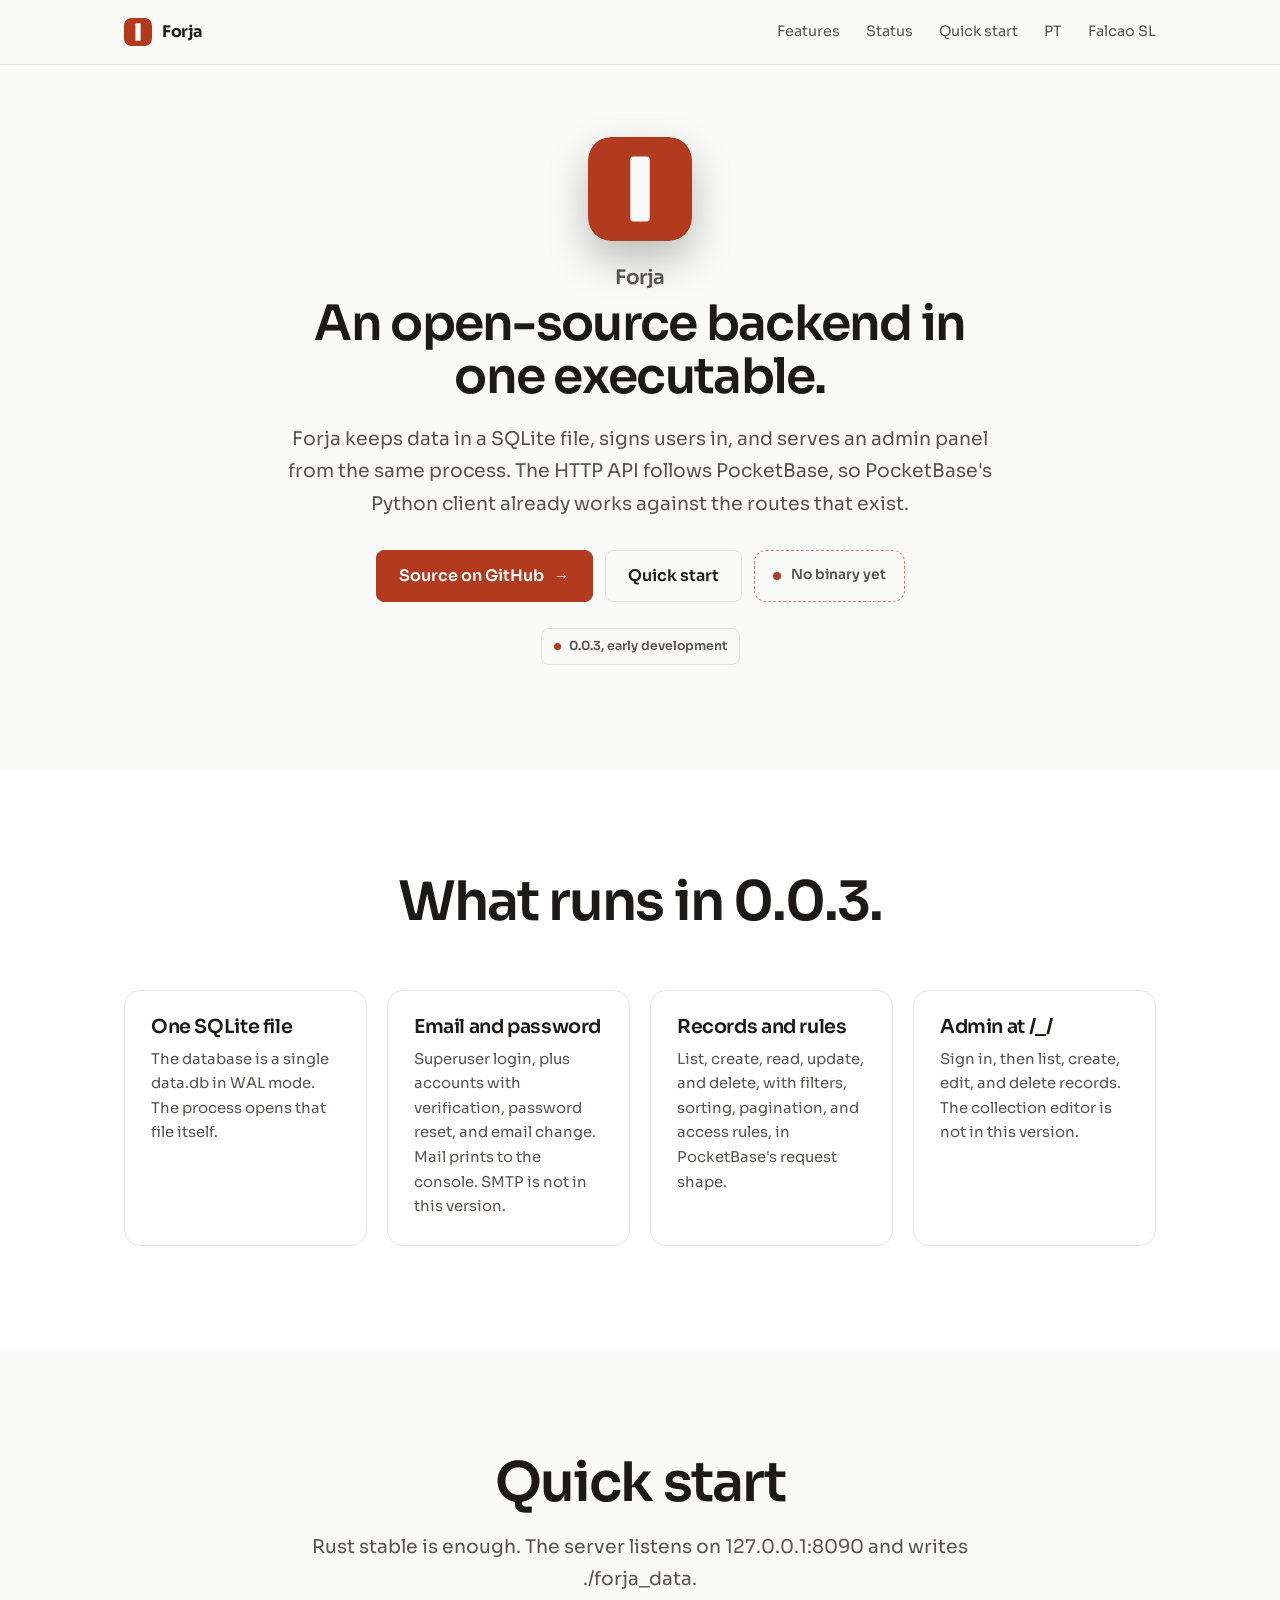
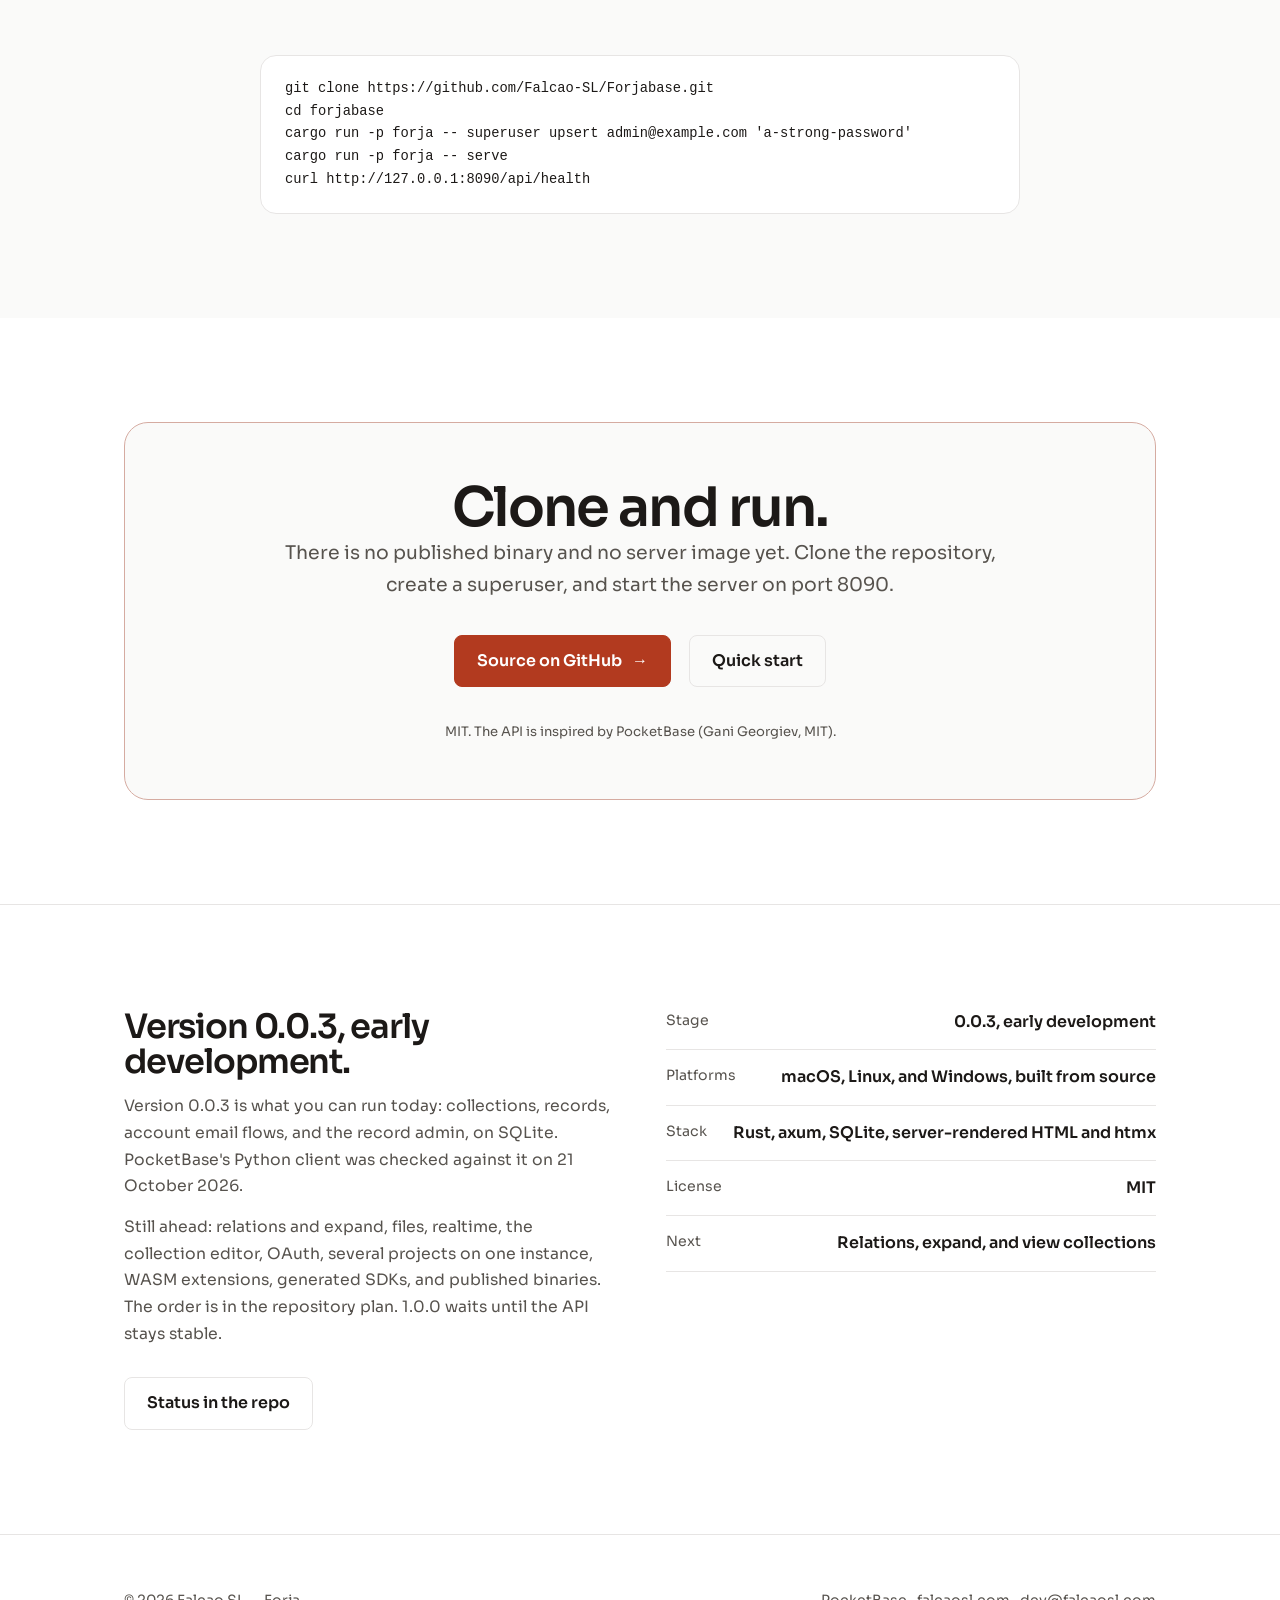
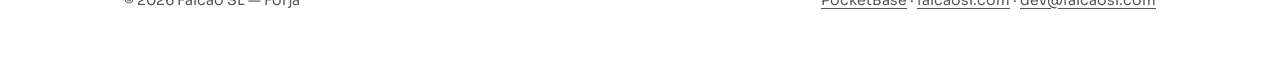
<file: site/index.html>
<!DOCTYPE html>
<html lang="en">
<head>
<meta charset="UTF-8">
<meta name="viewport" content="width=device-width, initial-scale=1">
<title>Forja | An open-source backend in one executable</title>
<meta name="description" content="SQLite, sign-in, and an admin panel in one Rust executable. The HTTP API follows PocketBase. Version 0.0.3, early development. MIT.">
<meta name="theme-color" content="#fafaf9">
<link rel="canonical" href="https://forja.falcaosl.com/">
<meta property="og:type" content="website">
<meta property="og:locale" content="en_US">
<meta property="og:title" content="Forja | An open-source backend in one executable">
<meta property="og:description" content="SQLite, sign-in, and an admin panel in one Rust executable. The HTTP API follows PocketBase. Version 0.0.3, early development. MIT.">
<meta property="og:url" content="https://forja.falcaosl.com/">
<meta property="og:site_name" content="Forja">
<meta name="author" content="Francisco Iramar Falcão Junior">
<meta name="robots" content="index, follow, max-image-preview:large">
<script type="application/ld+json">
{
  "@context": "https://schema.org",
  "@type": "SoftwareApplication",
  "name": "Forja",
  "url": "https://forja.falcaosl.com/",
  "applicationCategory": "DeveloperApplication",
  "operatingSystem": "macOS, Linux, Windows",
  "description": "SQLite, sign-in, and an admin panel in one Rust executable. The HTTP API follows PocketBase. Version 0.0.3, early development. MIT.",
  "author": { "@type": "Person", "name": "Francisco Iramar Falcão Junior" },
  "publisher": { "@type": "Organization", "name": "Falcao SL", "url": "https://falcaosl.com/" }
}
</script>
<link rel="icon" href="favicon-20261017.svg" type="image/svg+xml">
<link rel="stylesheet" href="styles.css?v=20261017">
</head>
<body>
<a class="skip-link" href="#main">Skip to content</a>

<header class="top">
  <div class="wrap">
    <a class="brand" href="/"><img class="mark" src="favicon-20261017.svg" width="28" height="28" alt="">Forja</a>
    <nav aria-label="Main">
      <a href="#features">Features</a>
      <a href="#state">Status</a>
      <a href="#start">Quick start</a>
      <a href="index.pt.html" hreflang="pt-BR" lang="pt-BR">PT</a>
      <a href="https://falcaosl.com/">Falcao SL</a>
    </nav>
  </div>
</header>

<main id="main">

  <section class="section">
    <div class="wrap">
      <div class="hero">
          <img class="hero-icon" src="favicon-20261017.svg" width="256" height="256" alt="Forja app icon">
        <h1>Forja</h1>
        <p class="tagline">An open-source backend in one executable.</p>
        <p class="lead">Forja keeps data in a SQLite file, signs users in, and serves an admin panel from the same process. The HTTP API follows PocketBase, so PocketBase&#x27;s Python client already works against the routes that exist.</p>
        <div class="actions">
            <a class="btn btn-primary" href="https://github.com/Falcao-SL/Forjabase">Source on GitHub <span aria-hidden="true">→</span></a><a class="btn btn-ghost" href="#start">Quick start</a><span class="store-soon">No binary yet</span>
          </div>
        <p class="badge">0.0.3, early development</p>
      </div>
    </div>
  </section>

  <section class="section shots-section" aria-label="Screens">
    <div class="wrap">
      <div class="shots"></div>
    </div>
  </section>

  <section class="section section--alt" id="features" aria-labelledby="features-title">
    <div class="wrap">
      <div class="section-head reveal">
        <h2 id="features-title">What runs in 0.0.3.</h2>
      </div>
      <div class="grid">
        <article class="card reveal"><h3>One SQLite file</h3><p>The database is a single data.db in WAL mode. The process opens that file itself.</p></article>
        <article class="card reveal"><h3>Email and password</h3><p>Superuser login, plus accounts with verification, password reset, and email change. Mail prints to the console. SMTP is not in this version.</p></article>
        <article class="card reveal"><h3>Records and rules</h3><p>List, create, read, update, and delete, with filters, sorting, pagination, and access rules, in PocketBase&#x27;s request shape.</p></article>
        <article class="card reveal"><h3>Admin at /_/</h3><p>Sign in, then list, create, edit, and delete records. The collection editor is not in this version.</p></article>
      </div>
    </div>
  </section>


  <section class="section" id="start" aria-labelledby="start-title">
    <div class="wrap">
      <div class="section-head reveal">
        <h2 id="start-title">Quick start</h2>
        <p class="lead">Rust stable is enough. The server listens on 127.0.0.1:8090 and writes ./forja_data.</p>
      </div>
      <pre class="code reveal"><code>git clone https://github.com/Falcao-SL/Forjabase.git
cd forjabase
cargo run -p forja -- superuser upsert admin@example.com 'a-strong-password'
cargo run -p forja -- serve
curl http://127.0.0.1:8090/api/health</code></pre>
    </div>
  </section>


  <section class="section cta" id="get" aria-labelledby="get-title">
    <div class="wrap">
      <div class="cta-box reveal">
        <div>
          <h2 id="get-title">Clone and run.</h2>
          <p class="lead">There is no published binary and no server image yet. Clone the repository, create a superuser, and start the server on port 8090.</p>
        </div>
        <div class="cta-actions"><a class="btn btn-primary" href="https://github.com/Falcao-SL/Forjabase">Source on GitHub <span aria-hidden="true">→</span></a><a class="btn btn-ghost" href="#start">Quick start</a></div>
        <p class="cta-fine">MIT. The API is inspired by PocketBase (Gani Georgiev, MIT).</p>
      </div>
    </div>
  </section>

  <section class="section state-strip" id="state" aria-labelledby="state-title">
    <div class="wrap">
      <div class="state reveal">
        <div>
          <h2 id="state-title">Version 0.0.3, early development.</h2>
          <p class="lead">Version 0.0.3 is what you can run today: collections, records, account email flows, and the record admin, on SQLite. PocketBase&#x27;s Python client was checked against it on 21 October 2026.</p>
          <p class="lead">Still ahead: relations and expand, files, realtime, the collection editor, OAuth, several projects on one instance, WASM extensions, generated SDKs, and published binaries. The order is in the repository plan. 1.0.0 waits until the API stays stable.</p>
          <div class="actions"><a class="btn btn-ghost" href="https://github.com/Falcao-SL/Forjabase/blob/main/docs/STATUS.md">Status in the repo</a></div>
        </div>
        <dl>
          <div><dt>Stage</dt><dd>0.0.3, early development</dd></div>
          <div><dt>Platforms</dt><dd>macOS, Linux, and Windows, built from source</dd></div>
          <div><dt>Stack</dt><dd>Rust, axum, SQLite, server-rendered HTML and htmx</dd></div>
          <div><dt>License</dt><dd>MIT</dd></div>
          <div><dt>Next</dt><dd>Relations, expand, and view collections</dd></div>
        </dl>
      </div>
    </div>
  </section>

</main>

<footer class="bottom">
  <div class="wrap">
    <span>© 2026 Falcao SL — Forja</span>
    <span class="spacer"><a href="https://pocketbase.io/">PocketBase</a> · <a href="https://falcaosl.com/">falcaosl.com</a> · <a href="mailto:dev@falcaosl.com">dev@falcaosl.com</a></span>
  </div>
</footer>

<script src="motion.js?v=20261017" defer></script>
</body>
</html>
</file>
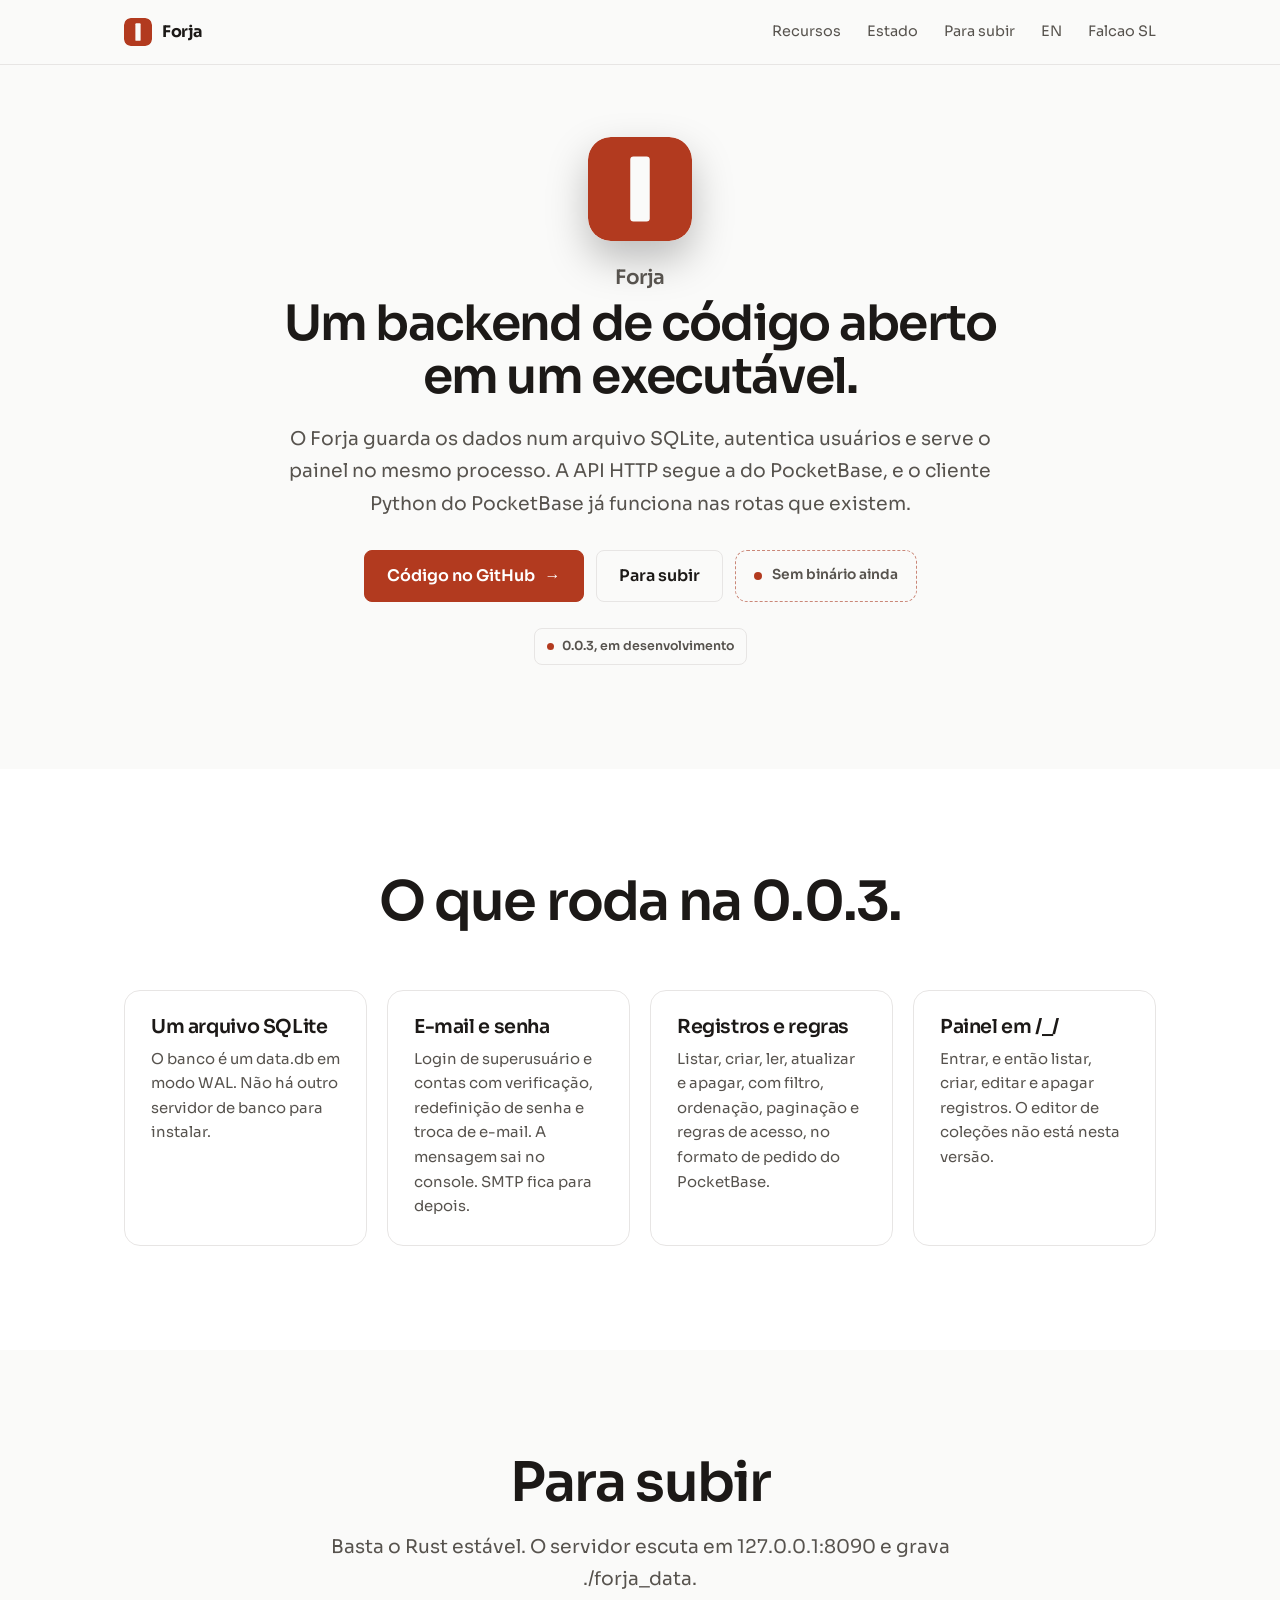
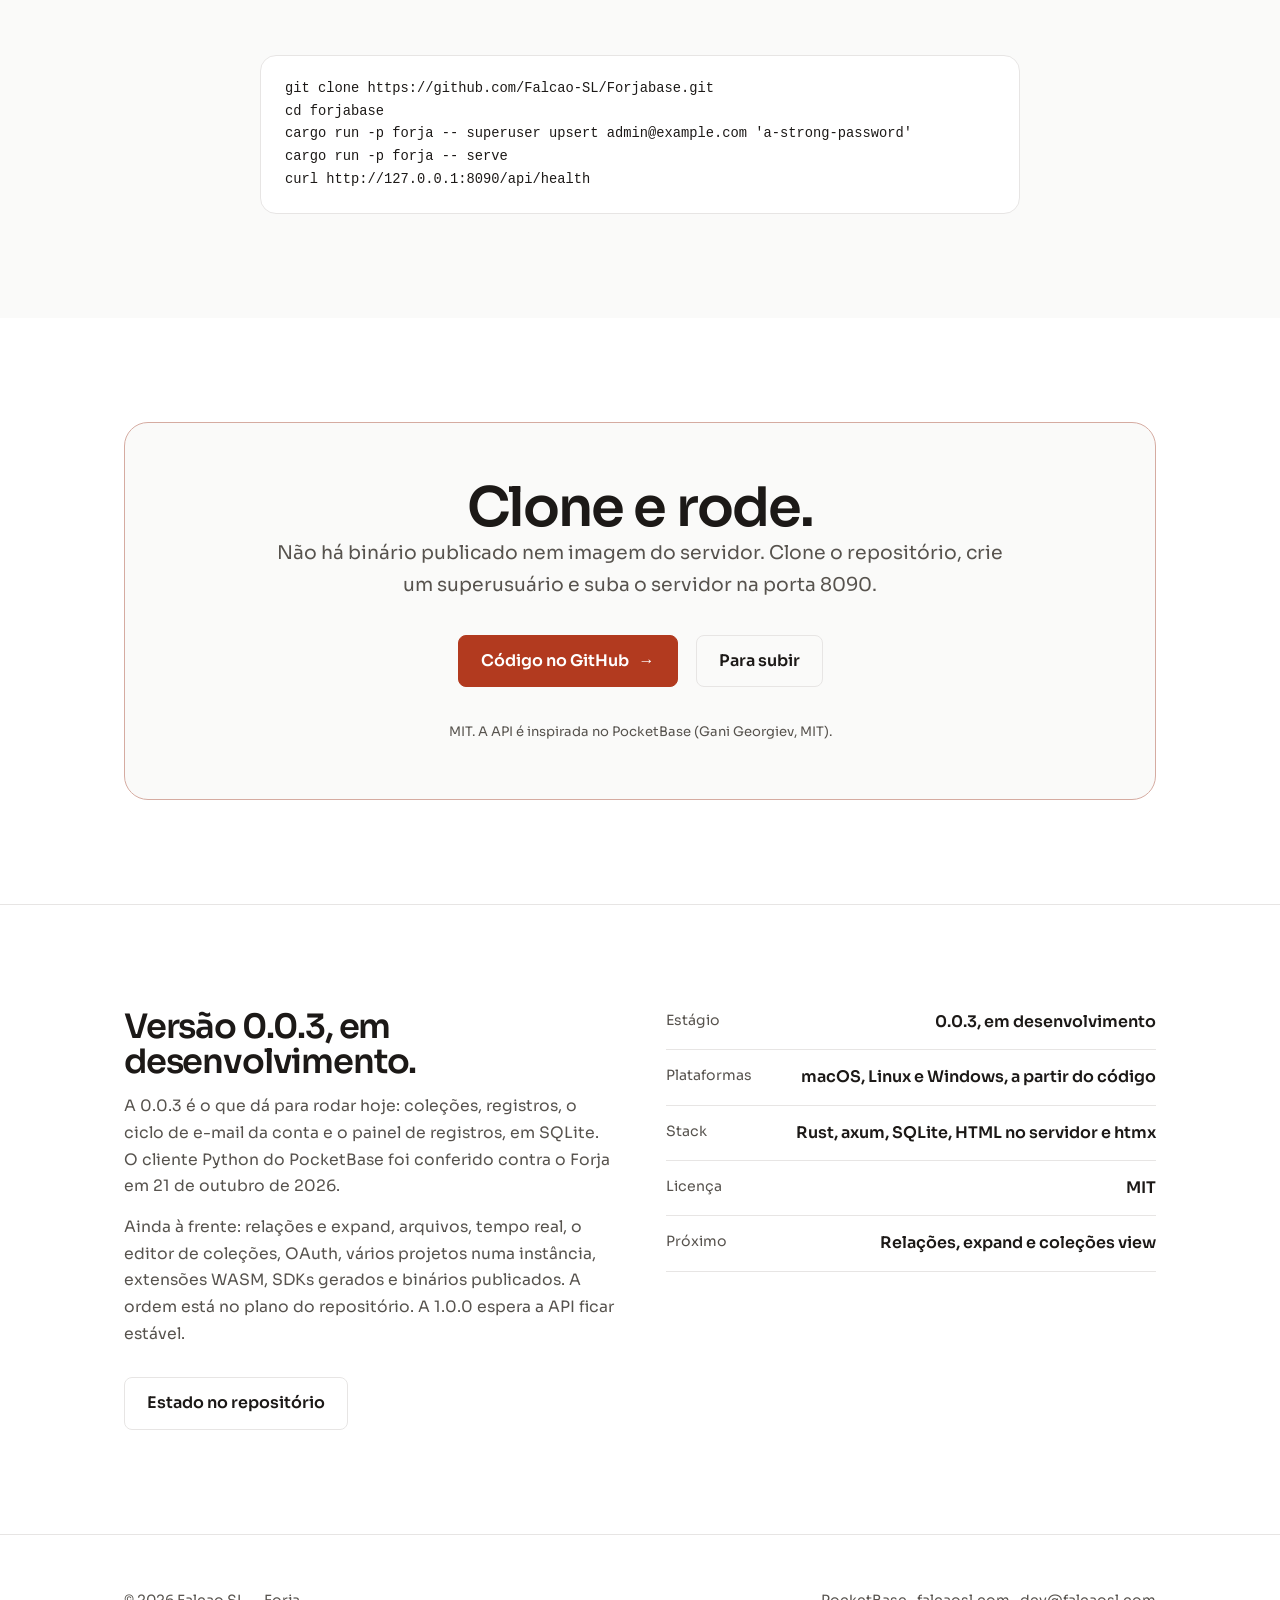
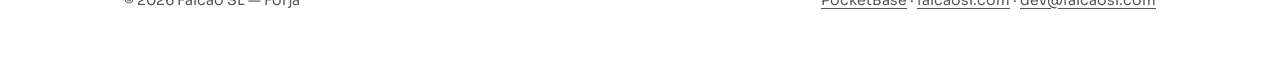
<file: site/index.pt.html>
<!DOCTYPE html>
<html lang="pt-BR">
<head>
<meta charset="UTF-8">
<meta name="viewport" content="width=device-width, initial-scale=1">
<title>Forja | Um backend de código aberto em um executável</title>
<meta name="description" content="SQLite, autenticação e painel administrativo num executável em Rust. A API HTTP segue a do PocketBase. Versão 0.0.3, em desenvolvimento. MIT.">
<meta name="theme-color" content="#fafaf9">
<link rel="canonical" href="https://forja.falcaosl.com/index.pt.html">
<meta property="og:type" content="website">
<meta property="og:locale" content="pt_BR">
<meta property="og:title" content="Forja | Um backend de código aberto em um executável">
<meta property="og:description" content="SQLite, autenticação e painel administrativo num executável em Rust. A API HTTP segue a do PocketBase. Versão 0.0.3, em desenvolvimento. MIT.">
<meta property="og:url" content="https://forja.falcaosl.com/index.pt.html">
<meta property="og:site_name" content="Forja">
<meta name="author" content="Francisco Iramar Falcão Junior">
<meta name="robots" content="index, follow, max-image-preview:large">
<script type="application/ld+json">
{
  "@context": "https://schema.org",
  "@type": "SoftwareApplication",
  "name": "Forja",
  "url": "https://forja.falcaosl.com/index.pt.html",
  "applicationCategory": "DeveloperApplication",
  "operatingSystem": "macOS, Linux, Windows",
  "description": "SQLite, autenticação e painel administrativo num executável em Rust. A API HTTP segue a do PocketBase. Versão 0.0.3, em desenvolvimento. MIT.",
  "author": { "@type": "Person", "name": "Francisco Iramar Falcão Junior" },
  "publisher": { "@type": "Organization", "name": "Falcao SL", "url": "https://falcaosl.com/" }
}
</script>
<link rel="icon" href="favicon-20261017.svg" type="image/svg+xml">
<link rel="stylesheet" href="styles.css?v=20261017">
</head>
<body>
<a class="skip-link" href="#main">Pular para o conteúdo</a>

<header class="top">
  <div class="wrap">
    <a class="brand" href="/"><img class="mark" src="favicon-20261017.svg" width="28" height="28" alt="">Forja</a>
    <nav aria-label="Principal">
      <a href="#features">Recursos</a>
      <a href="#state">Estado</a>
      <a href="#start">Para subir</a>
      <a href="index.html" hreflang="en" lang="en">EN</a>
      <a href="https://falcaosl.com/">Falcao SL</a>
    </nav>
  </div>
</header>

<main id="main">

  <section class="section">
    <div class="wrap">
      <div class="hero">
          <img class="hero-icon" src="favicon-20261017.svg" width="256" height="256" alt="Forja— ícone">
        <h1>Forja</h1>
        <p class="tagline">Um backend de código aberto em um executável.</p>
        <p class="lead">O Forja guarda os dados num arquivo SQLite, autentica usuários e serve o painel no mesmo processo. A API HTTP segue a do PocketBase, e o cliente Python do PocketBase já funciona nas rotas que existem.</p>
        <div class="actions">
            <a class="btn btn-primary" href="https://github.com/Falcao-SL/Forjabase">Código no GitHub <span aria-hidden="true">→</span></a><a class="btn btn-ghost" href="#start">Para subir</a><span class="store-soon">Sem binário ainda</span>
          </div>
        <p class="badge">0.0.3, em desenvolvimento</p>
      </div>
    </div>
  </section>

  <section class="section shots-section" aria-label="Telas">
    <div class="wrap">
      <div class="shots"></div>
    </div>
  </section>

  <section class="section section--alt" id="features" aria-labelledby="features-title">
    <div class="wrap">
      <div class="section-head reveal">
        <h2 id="features-title">O que roda na 0.0.3.</h2>
      </div>
      <div class="grid">
        <article class="card reveal"><h3>Um arquivo SQLite</h3><p>O banco é um data.db em modo WAL. Não há outro servidor de banco para instalar.</p></article>
        <article class="card reveal"><h3>E-mail e senha</h3><p>Login de superusuário e contas com verificação, redefinição de senha e troca de e-mail. A mensagem sai no console. SMTP fica para depois.</p></article>
        <article class="card reveal"><h3>Registros e regras</h3><p>Listar, criar, ler, atualizar e apagar, com filtro, ordenação, paginação e regras de acesso, no formato de pedido do PocketBase.</p></article>
        <article class="card reveal"><h3>Painel em /_/</h3><p>Entrar, e então listar, criar, editar e apagar registros. O editor de coleções não está nesta versão.</p></article>
      </div>
    </div>
  </section>


  <section class="section" id="start" aria-labelledby="start-title">
    <div class="wrap">
      <div class="section-head reveal">
        <h2 id="start-title">Para subir</h2>
        <p class="lead">Basta o Rust estável. O servidor escuta em 127.0.0.1:8090 e grava ./forja_data.</p>
      </div>
      <pre class="code reveal"><code>git clone https://github.com/Falcao-SL/Forjabase.git
cd forjabase
cargo run -p forja -- superuser upsert admin@example.com 'a-strong-password'
cargo run -p forja -- serve
curl http://127.0.0.1:8090/api/health</code></pre>
    </div>
  </section>


  <section class="section cta" id="get" aria-labelledby="get-title">
    <div class="wrap">
      <div class="cta-box reveal">
        <div>
          <h2 id="get-title">Clone e rode.</h2>
          <p class="lead">Não há binário publicado nem imagem do servidor. Clone o repositório, crie um superusuário e suba o servidor na porta 8090.</p>
        </div>
        <div class="cta-actions"><a class="btn btn-primary" href="https://github.com/Falcao-SL/Forjabase">Código no GitHub <span aria-hidden="true">→</span></a><a class="btn btn-ghost" href="#start">Para subir</a></div>
        <p class="cta-fine">MIT. A API é inspirada no PocketBase (Gani Georgiev, MIT).</p>
      </div>
    </div>
  </section>

  <section class="section state-strip" id="state" aria-labelledby="state-title">
    <div class="wrap">
      <div class="state reveal">
        <div>
          <h2 id="state-title">Versão 0.0.3, em desenvolvimento.</h2>
          <p class="lead">A 0.0.3 é o que dá para rodar hoje: coleções, registros, o ciclo de e-mail da conta e o painel de registros, em SQLite. O cliente Python do PocketBase foi conferido contra o Forja em 21 de outubro de 2026.</p>
          <p class="lead">Ainda à frente: relações e expand, arquivos, tempo real, o editor de coleções, OAuth, vários projetos numa instância, extensões WASM, SDKs gerados e binários publicados. A ordem está no plano do repositório. A 1.0.0 espera a API ficar estável.</p>
          <div class="actions"><a class="btn btn-ghost" href="https://github.com/Falcao-SL/Forjabase/blob/main/docs/STATUS.md">Estado no repositório</a></div>
        </div>
        <dl>
          <div><dt>Estágio</dt><dd>0.0.3, em desenvolvimento</dd></div>
          <div><dt>Plataformas</dt><dd>macOS, Linux e Windows, a partir do código</dd></div>
          <div><dt>Stack</dt><dd>Rust, axum, SQLite, HTML no servidor e htmx</dd></div>
          <div><dt>Licença</dt><dd>MIT</dd></div>
          <div><dt>Próximo</dt><dd>Relações, expand e coleções view</dd></div>
        </dl>
      </div>
    </div>
  </section>

</main>

<footer class="bottom">
  <div class="wrap">
    <span>© 2026 Falcao SL — Forja</span>
    <span class="spacer"><a href="https://pocketbase.io/">PocketBase</a> · <a href="https://falcaosl.com/">falcaosl.com</a> · <a href="mailto:dev@falcaosl.com">dev@falcaosl.com</a></span>
  </div>
</footer>

<script src="motion.js?v=20261017" defer></script>
</body>
</html>
</file>
<file: site/styles.css>
/* Forja — site do produto.

   Mesmo esqueleto de todos os sites da Falcao SL: trocar os tokens de :root
   repinta a página inteira. Cada seção ocupa a altura da janela e cresce com o
   conteúdo quando ele não cabe — tela cheia é piso, não recorte.
   Gerado por scripts/gen_sites.py; não edite à mão. */

@font-face {
  font-family: "Sora";
  src: url("assets/fonts/Sora-Variable.ttf") format("truetype");
  font-style: normal;
  font-weight: 300 700;
  font-display: swap;
}

:root {
  --bg: #fafaf9;
  --fg: #1c1917;
  --muted: #57534e;
  --accent: #b23a1f;
  --accent-ink: #ffffff;
  --line: #e7e5e4;
  --card: #ffffff;
  --header-h: 64px;

  font-family: "Sora", -apple-system, BlinkMacSystemFont, "Segoe UI", Inter, sans-serif;
  font-synthesis: none;
}

* { box-sizing: border-box; min-width: 0; }
html { scroll-behavior: smooth; scroll-padding-top: var(--header-h); -webkit-text-size-adjust: 100%; }
body {
  margin: 0; overflow-x: hidden;
  background: var(--bg); color: var(--fg);
  font-size: 16px; line-height: 1.65;
}
a { color: inherit; text-decoration: none; }
::selection { background: var(--accent); color: var(--accent-ink); }
img, svg { display: block; max-width: 100%; height: auto; }
h1, h2, h3, p, ul { margin: 0; }
ul { padding: 0; list-style: none; }
:where(a, button, [tabindex]):focus-visible { outline: 3px solid var(--accent); outline-offset: 4px; border-radius: 3px; }

h1, h2, h3 { line-height: 1.05; letter-spacing: -.035em; font-weight: 600; }
h1 { font-size: clamp(2.6rem, 7vw, 5rem); }
h2 { font-size: clamp(2rem, 4.6vw, 3.4rem); }
h3 { font-size: 1.2rem; letter-spacing: -.02em; }

.skip-link { position: fixed; top: -200px; left: 16px; z-index: 50; padding: 12px 18px; border-radius: 10px; background: var(--fg); color: var(--bg); font-weight: 600; }
.skip-link:focus { top: 12px; }

.wrap { width: 100%; max-width: 1120px; margin-inline: auto; padding-inline: clamp(20px, 5vw, 44px); }

/* Landing de aplicativo, não apresentação de slides: a seção tem a altura do
   conteúdo. O piso de 100svh é do hub em falcaosl.com, onde foi pedido; aqui
   ele só inflava uma página curta em cinco telas de rolagem. */
.section {
  --pad-block: clamp(56px, 9vw, 104px);
  padding: var(--pad-block) 0;
}
.section:first-of-type { padding-top: clamp(36px, 6vw, 72px); }
.section--alt { background: var(--card); }

.eyebrow {
  display: flex; align-items: center; gap: 10px; margin-bottom: 18px;
  font-size: .7rem; font-weight: 700; letter-spacing: .16em; text-transform: uppercase;
  color: var(--accent);
}
.eyebrow::before { content: ""; width: 26px; height: 2px; flex: none; background: currentColor; }
.lead { max-width: 62ch; margin-top: 20px; font-size: clamp(1rem, 1.5vw, 1.18rem); line-height: 1.7; color: var(--muted); }
.section-head { max-width: 680px; margin: 0 auto clamp(36px, 5vw, 60px); text-align: center; }
.section-head .eyebrow { justify-content: center; }
.section-head .lead { margin-inline: auto; }

/* cabeçalho */
.top {
  position: sticky; top: 0; z-index: 20;
  background: var(--bg);
  border-bottom: 1px solid var(--line);
}
.top.scrolled { border-bottom-color: var(--line); }
.top .wrap { display: flex; align-items: center; gap: 16px; min-height: var(--header-h); }
.brand { display: flex; align-items: center; gap: 10px; font-weight: 700; letter-spacing: -.02em; }
.brand .mark { width: 26px; height: 26px; border-radius: 8px; background: var(--accent); flex: none; }
.brand img.mark { width: 28px; height: 28px; border-radius: 7px; background: none; }
.top nav { display: flex; gap: clamp(12px, 2.4vw, 26px); margin-left: auto; font-size: .9rem; }
.top nav a { display: inline-flex; align-items: center; min-height: 44px; color: var(--muted); }
.top nav a:hover { color: var(--fg); }

/* hero */
/* Herói centralizado e empilhado: ícone, nome, frase, botão. Sem imagem ao
   lado — as capturas vêm logo abaixo, numa fileira própria. */
.hero { max-width: 720px; margin-inline: auto; text-align: center; }
.hero .eyebrow { justify-content: center; }
.hero .lead { margin-inline: auto; }
.hero .actions { justify-content: center; }
.hero-icon {
  width: clamp(76px, 9vw, 104px); height: auto; margin: 0 auto 26px;
  border-radius: 23px; box-shadow: 0 18px 40px #00000040;
}

/* Capturas em fileira, sem moldura de aparelho: a arte já é a peça. */
.shots-section { padding-top: 0; }
.shots {
  display: grid; gap: clamp(14px, 2vw, 22px);
  grid-template-columns: repeat(auto-fit, minmax(min(100%, 260px), 1fr));
}
.shots img {
  width: 100%; height: auto; border-radius: 18px;
  box-shadow: 0 18px 44px #00000030;
}
.shots figure { margin: 0; }
.shots figcaption { margin-top: 12px; font-size: .86rem; line-height: 1.5; color: var(--muted); }
.hero h1 { font-size: clamp(1.05rem, 2vw, 1.25rem); font-weight: 600; letter-spacing: -.02em; color: var(--muted); }
.tagline { margin: 10px auto 0; max-width: 18em; font-size: clamp(1.9rem, 5vw, 3.05rem); font-weight: 600; letter-spacing: -.035em; line-height: 1.08; color: var(--fg); }
.actions { display: flex; flex-wrap: wrap; gap: 12px; margin-top: 30px; }
.btn {
  display: inline-flex; align-items: center; justify-content: center; gap: 10px;
  min-height: 48px; padding: 12px 22px; border-radius: 8px;
  border: 1px solid var(--line); font-weight: 600; cursor: pointer;
  transition: transform .2s, background .2s, border-color .2s;
}
.btn:hover { border-color: var(--fg); }
.btn-primary:hover { filter: brightness(.96); border-color: var(--accent); }
.btn-primary { background: var(--accent); border-color: var(--accent); color: var(--accent-ink); }
.btn-ghost:hover { border-color: currentColor; }
.badge {
  display: inline-flex; align-items: center; gap: 8px; margin-top: 26px;
  padding: 7px 12px; border-radius: 8px; border: 1px solid var(--line);
  font-size: .78rem; font-weight: 600; color: var(--muted);
}
.badge::before { content: ""; width: 7px; height: 7px; border-radius: 50%; background: var(--accent); }

/* palco: captura real ou ilustração */
.stage {
  position: relative; display: grid; place-items: center;
  padding: clamp(18px, 3vw, 32px); border-radius: 22px;
  background: color-mix(in srgb, var(--accent) 10%, var(--bg));
  border: 1px solid color-mix(in srgb, var(--accent) 24%, transparent);
}
.stage > img { width: 100%; height: auto; max-height: min(56svh, 520px); object-fit: contain; border-radius: 12px; box-shadow: 0 28px 60px #00000038; }
.stage-phones { display: flex; justify-content: center; gap: clamp(10px, 2vw, 20px); width: 100%; }
.stage-phones figure { margin: 0; width: min(46%, 220px, 23svh); padding: 6px; border-radius: 28px; background: linear-gradient(150deg, #f4f6fa, #7f8da8 42%, #141c2a); box-shadow: 0 24px 55px #00000045; }
.stage-phones img { width: 100%; height: auto; border-radius: 23px; }

.mock { width: 100%; padding: clamp(18px, 2.6vw, 26px); border-radius: 16px; background: var(--card); border: 1px solid color-mix(in srgb, var(--accent) 26%, transparent); box-shadow: 0 24px 55px #0000002e; }
.mock-bar { display: flex; justify-content: space-between; gap: 12px; margin-bottom: 20px; font-size: .66rem; font-weight: 700; letter-spacing: .12em; text-transform: uppercase; color: var(--muted); }
.mock-hero { font-size: clamp(1.7rem, 4vw, 2.7rem); font-weight: 600; letter-spacing: -.04em; text-align: center; padding: 22px 0; }
.mock-hero em { font-style: normal; color: var(--accent); }
.mock-track { height: 6px; border-radius: 99px; background: color-mix(in srgb, var(--accent) 22%, transparent); overflow: hidden; }
.mock-track i { display: block; width: 46%; height: 100%; border-radius: 99px; background: var(--accent); }
.mock-rows { display: grid; gap: 11px; margin-top: 20px; }
.mock-rows p { display: flex; justify-content: space-between; gap: 14px; font-size: .88rem; color: var(--muted); }
.mock-rows p b { color: var(--fg); font-weight: 600; }

/* grades */
/* Quatro recursos: colunas explícitas em 1/2/4 para nunca sobrar um órfão —
   o auto-fit dava três colunas e deixava o quarto cartão sozinho na linha. */
.grid { display: grid; gap: clamp(14px, 2vw, 20px); grid-template-columns: repeat(2, minmax(0, 1fr)); }
@media (min-width: 1000px) { .grid { grid-template-columns: repeat(4, minmax(0, 1fr)); } }
@media (max-width: 560px) { .grid { grid-template-columns: minmax(0, 1fr); } }
.card {
  padding: 26px; border: 1px solid var(--line); border-radius: 16px; background: var(--card);
  transition: transform .25s, border-color .25s, box-shadow .25s;
}
.card:hover { border-color: color-mix(in srgb, var(--accent) 45%, var(--line)); }
.card h3 { margin-bottom: 10px; }
.card p { font-size: .93rem; color: var(--muted); }
.card-n { display: block; margin-bottom: 14px; font-size: .68rem; font-weight: 700; letter-spacing: .14em; color: var(--accent); }

/* estado — tira compacta no fim, não uma seção de venda */
.state-strip { background: var(--card); border-top: 1px solid var(--line); }
.state-strip h2 { font-size: clamp(1.5rem, 2.8vw, 2.1rem); }
.state-strip .lead { font-size: .98rem; margin-top: 14px; }
.state { display: grid; grid-template-columns: repeat(auto-fit, minmax(min(100%, 280px), 1fr)); gap: clamp(26px, 4vw, 56px); align-items: start; }
.state dl { margin: 0; display: grid; gap: 14px; }
.state dl > div { display: flex; justify-content: space-between; gap: 16px; padding-bottom: 14px; border-bottom: 1px solid var(--line); }
.state dt { flex: none; color: var(--muted); font-size: .88rem; }
.state dd { margin: 0; font-weight: 600; text-align: right; overflow-wrap: anywhere; }

/* Faixa de conversão: a pergunta "como eu consigo isto?" respondida de uma vez,
   em tela cheia, antes da seção de estado. */
.cta { background: var(--card); }
.cta-box {
  display: grid; gap: clamp(22px, 3vw, 34px); justify-items: center; text-align: center;
  padding: clamp(30px, 5vw, 56px);
  border: 1px solid color-mix(in srgb, var(--accent) 34%, var(--line));
  border-radius: 24px;
  background: var(--bg);
}
.cta-box h2 { max-width: 20ch; }
.cta-box .eyebrow { justify-content: center; }
.cta-actions { justify-content: center; }
.cta-box .lead { margin-top: 0; max-width: 54ch; }
.cta-actions { display: flex; flex-wrap: wrap; align-items: center; gap: 14px 18px; }

/* Loja: badge real onde o app está publicado, marcador honesto onde não está.
   O badge oficial nunca é usado para app que ainda não tem listagem. */
.store-soon {
  display: inline-flex; align-items: center; gap: 10px;
  min-height: 48px; padding: 0 18px;
  border: 1px dashed color-mix(in srgb, var(--accent) 55%, var(--line));
  border-radius: 12px;
  font-size: .86rem; font-weight: 600; color: var(--muted);
}
.store-soon::before {
  content: ""; width: 8px; height: 8px; border-radius: 50%;
  background: var(--accent); flex: none;
}
.cta-fine { font-size: .82rem; color: var(--muted); max-width: 62ch; }

/* páginas de documento (privacidade, suporte, termos) — usam este mesmo CSS */
.brand .dot { width: 26px; height: 26px; border-radius: 8px; background: var(--accent); flex: none; }
.doc { padding: calc(var(--header-h) + 44px) 0 clamp(56px, 8vh, 88px); }
.doc .wrap { max-width: 760px; }
.doc h1 { font-size: clamp(2.1rem, 5vw, 3rem); margin-bottom: 10px; }
.doc h2 { font-size: clamp(1.3rem, 2.4vw, 1.7rem); margin: 44px 0 12px; }
.doc h3 { margin: 28px 0 8px; }
.doc p, .doc li { margin-bottom: 14px; color: var(--muted); overflow-wrap: anywhere; }
.doc .lead { margin-top: 18px; color: var(--fg); }
.doc ul { list-style: disc; padding-left: 22px; margin-bottom: 16px; }
.doc a { color: var(--accent); text-decoration: underline; text-underline-offset: 3px; }
.doc-meta { font-size: .86rem; }
.doc table { width: 100%; border-collapse: collapse; margin-bottom: 18px; }
.doc :is(th, td) { padding: 10px 12px; border-bottom: 1px solid var(--line); text-align: left; font-size: .92rem; }
.doc-scroll { overflow-x: auto; }

/* rodapé */
.bottom { padding: clamp(40px, 6vh, 64px) 0; border-top: 1px solid var(--line); background: var(--card); }
.bottom .wrap { display: flex; flex-wrap: wrap; gap: 14px 28px; align-items: center; font-size: .88rem; color: var(--muted); }
.bottom a { text-decoration: underline; text-underline-offset: 3px; }
.bottom .spacer { margin-left: auto; }

@media (max-width: 880px) {
  .hero-grid { grid-template-columns: minmax(0, 1fr); }
  .hero-visual { max-width: 560px; width: 100%; margin-inline: auto; }
}
@media (max-width: 600px) {
  .section { --pad-block: clamp(48px, 7vh, 80px); }
  .top nav { gap: 12px; font-size: .82rem; }
  .bottom .spacer { margin-left: 0; }
}


@media (max-width: 760px) {
  .top .wrap { flex-wrap: wrap; row-gap: 0; padding-block: 8px; }
  .top nav {
    order: 3; flex: 1 0 100%; margin-left: 0; overflow-x: auto;
    gap: 16px; padding-bottom: 2px; scrollbar-width: none;
  }
  .top nav::-webkit-scrollbar { display: none; }
  .top nav a { white-space: nowrap; flex: none; }
  .lang { margin-left: auto; min-height: 44px; padding-inline: 12px; }
  .hero .btn-primary { min-width: min(100%, 260px); }
}

/* Visível por padrão. Só esconde para revelar ao rolar quando motion.js rodou e
   marcou o <html> com .js-reveal; o que já estava na tela fica (.seen). */
.js-reveal .reveal:not(.visible):not(.seen) { opacity: 0; transform: translateY(20px); }
.reveal.visible { animation: arrive .65s cubic-bezier(.16, 1, .3, 1) both; }
@keyframes arrive { from { opacity: 0; transform: translateY(20px); } to { opacity: 1; transform: none; } }

@media (prefers-reduced-motion: reduce) {
  html { scroll-behavior: auto; }
  *, *::before, *::after { animation: none !important; transition: none !important; }
  .reveal { opacity: 1; transform: none; }
}

.shots:empty { display: none; }
.shots-section:has(.shots:empty) { display: none; }
.code {
  margin: 0 auto; max-width: 760px; padding: 22px 24px; overflow-x: auto;
  border: 1px solid var(--line); border-radius: 16px; background: var(--card);
  color: var(--fg); font-family: ui-monospace, "SF Mono", Menlo, Consolas, monospace;
  font-size: .86rem; line-height: 1.65;
}
</file>
